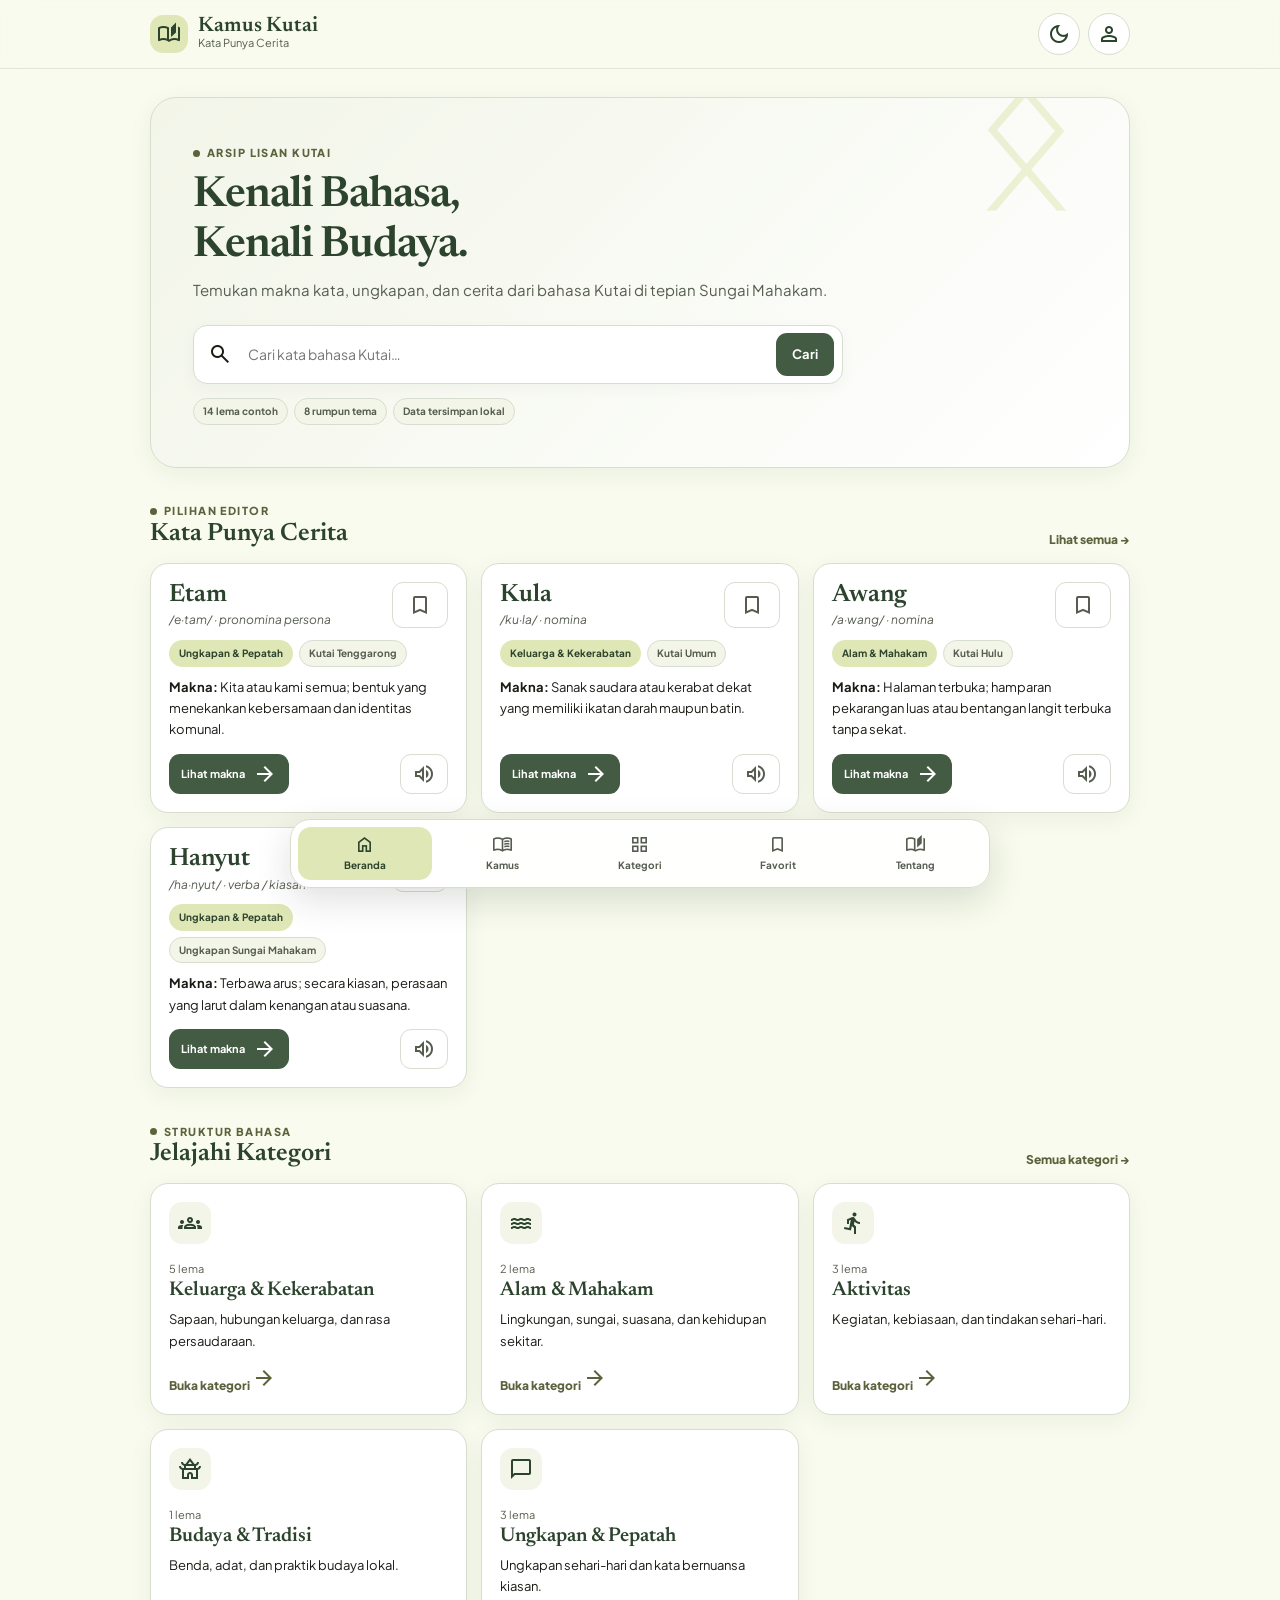
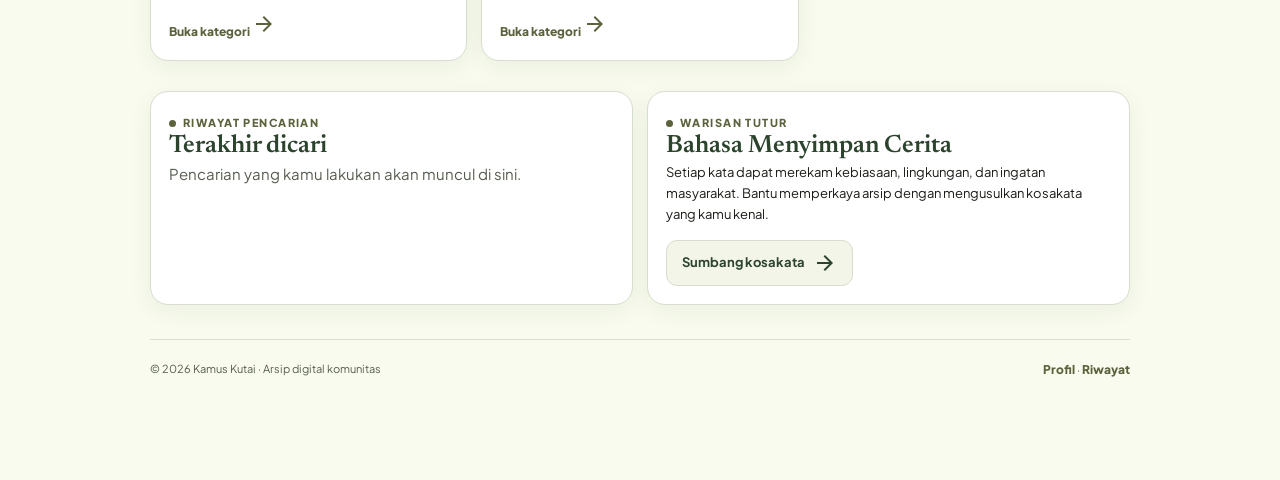
<file: ui-kamus-flutter/web_prototype/index.html>
<!doctype html>
<html lang="id" class="scroll-smooth">
<head>
  <meta charset="utf-8"><meta name="viewport" content="width=device-width, initial-scale=1">
  <meta name="description" content="Beranda Kamus Kutai untuk menjelajahi kosakata, makna, dan ungkapan.">
  <title>Kamus Kutai — Beranda</title>
  <link rel="preconnect" href="https://fonts.googleapis.com"><link rel="preconnect" href="https://fonts.gstatic.com" crossorigin>
  <link href="https://fonts.googleapis.com/css2?family=Newsreader:ital,opsz,wght@0,6..72,400..700;1,6..72,400..700&family=Plus+Jakarta+Sans:wght@400;500;600;700;800&family=Material+Symbols+Outlined:opsz,wght,FILL,GRAD@20..48,100..700,0..1,-50..200" rel="stylesheet">
  <link rel="stylesheet" href="assets/app.css"><script src="assets/app.js" defer></script>
</head>
<body data-page="home"><div id="app"><main class="shell page"><p>Memuat Kamus Kutai…</p></main></div></body>
</html>
</file>
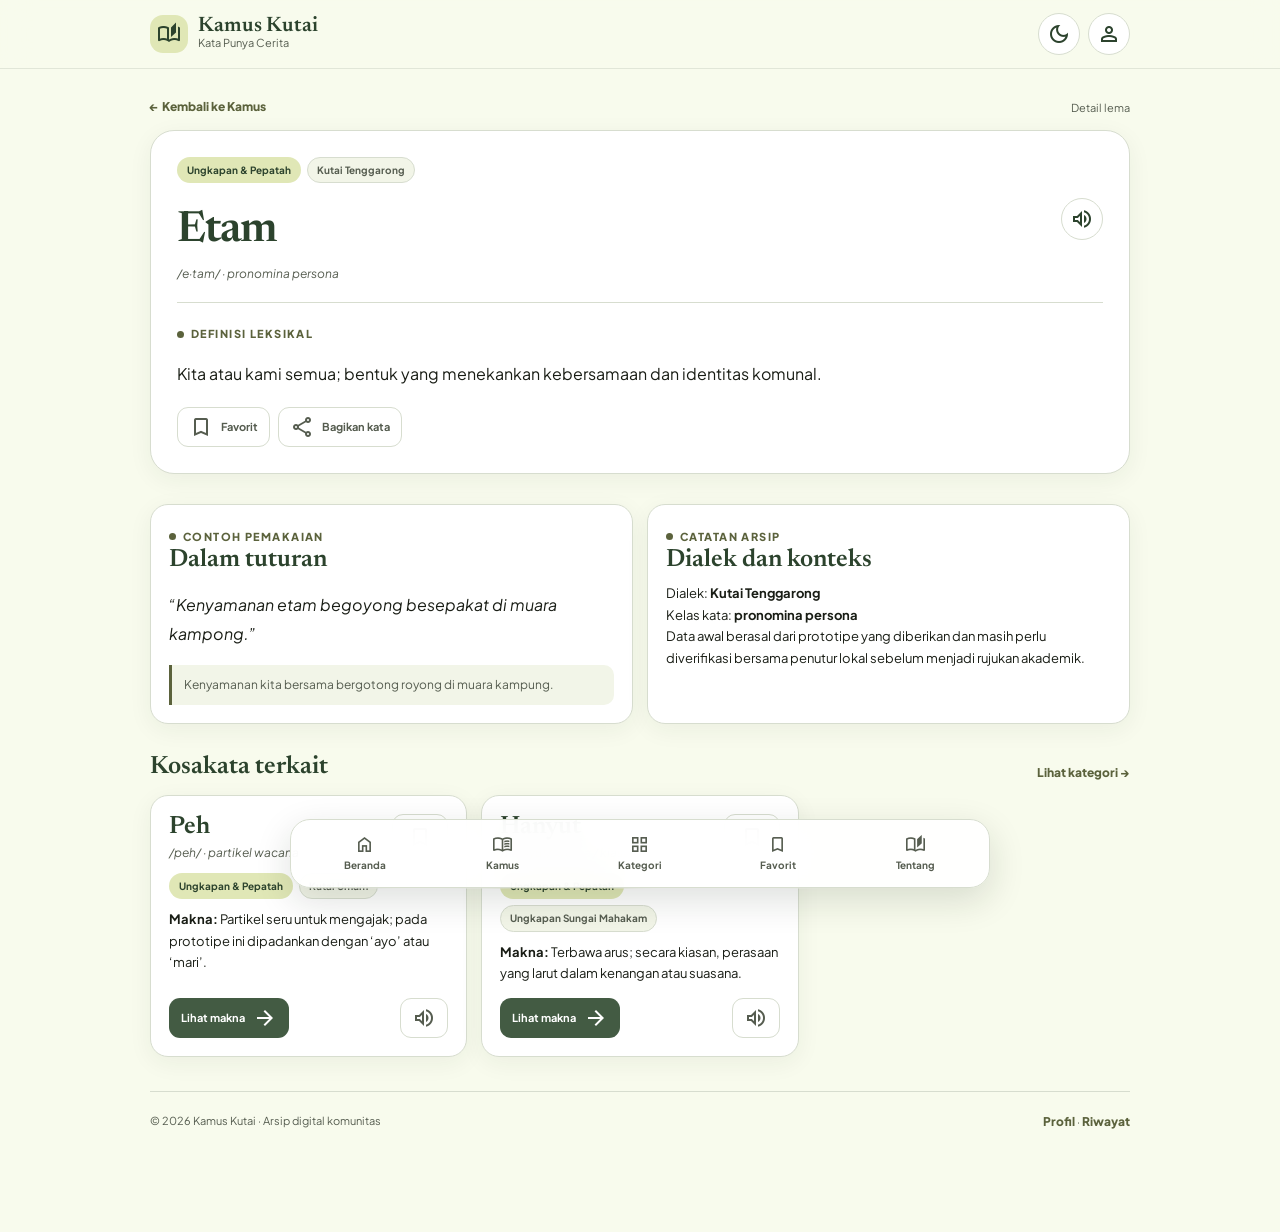
<file: ui-kamus-flutter/web_prototype/detail.html>
<!doctype html>
<html lang="id" class="scroll-smooth">
<head>
  <meta charset="utf-8"><meta name="viewport" content="width=device-width, initial-scale=1">
  <meta name="description" content="Detail makna, dialek, dan contoh penggunaan kosakata Kutai.">
  <title>Kamus Kutai — Detail Kata</title>
  <link rel="preconnect" href="https://fonts.googleapis.com"><link rel="preconnect" href="https://fonts.gstatic.com" crossorigin>
  <link href="https://fonts.googleapis.com/css2?family=Newsreader:ital,opsz,wght@0,6..72,400..700;1,6..72,400..700&family=Plus+Jakarta+Sans:wght@400;500;600;700;800&family=Material+Symbols+Outlined:opsz,wght,FILL,GRAD@20..48,100..700,0..1,-50..200" rel="stylesheet">
  <link rel="stylesheet" href="assets/app.css"><script src="assets/app.js" defer></script>
</head>
<body data-page="detail"><div id="app"><main class="shell page"><p>Memuat detail kata…</p></main></div></body>
</html>
</file>
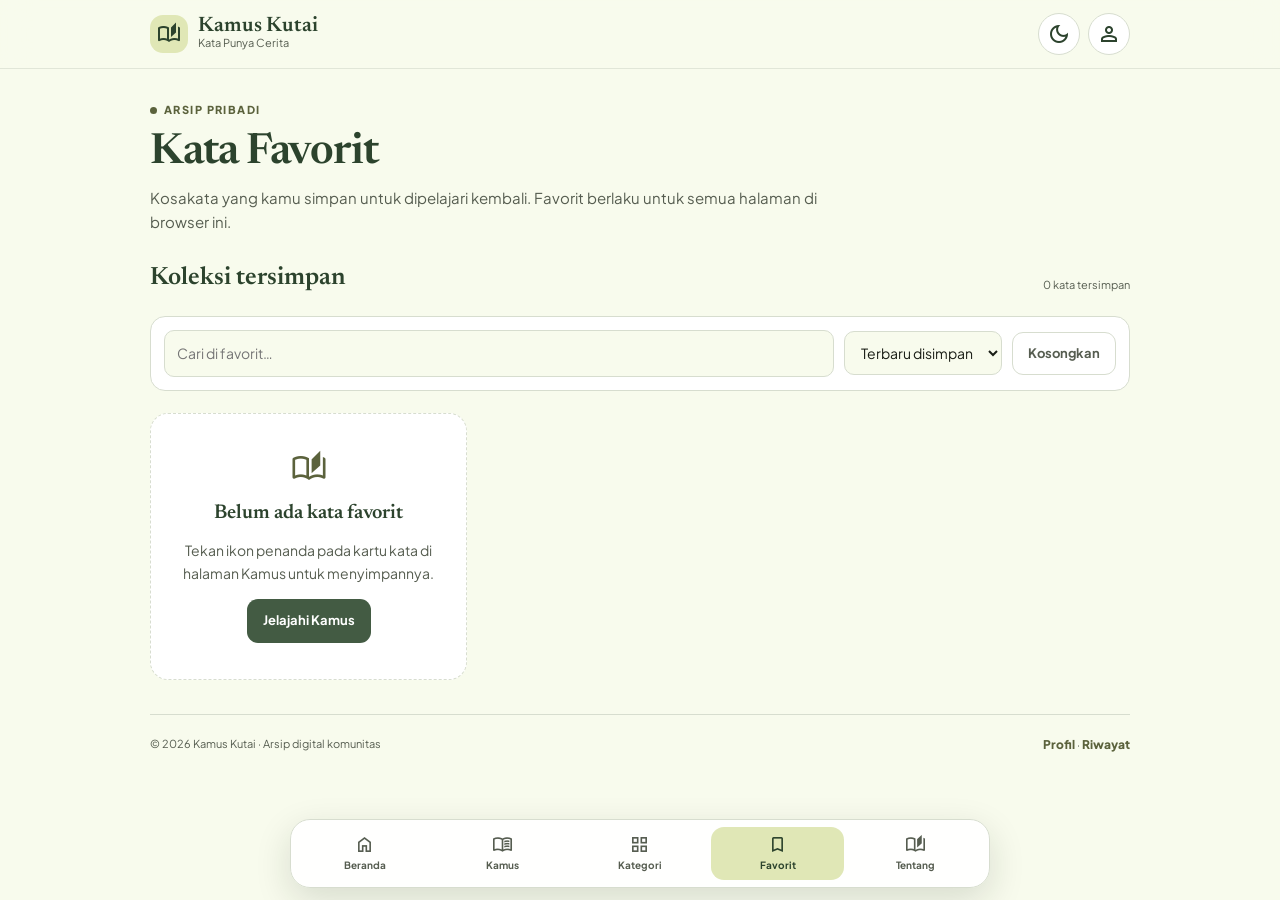
<file: ui-kamus-flutter/web_prototype/favorit.html>
<!doctype html>
<html lang="id" class="scroll-smooth">
<head>
  <meta charset="utf-8"><meta name="viewport" content="width=device-width, initial-scale=1">
  <meta name="description" content="Kosakata Kutai yang telah disimpan sebagai favorit.">
  <title>Kamus Kutai — Kata Favorit</title>
  <link rel="preconnect" href="https://fonts.googleapis.com"><link rel="preconnect" href="https://fonts.gstatic.com" crossorigin>
  <link href="https://fonts.googleapis.com/css2?family=Newsreader:ital,opsz,wght@0,6..72,400..700;1,6..72,400..700&family=Plus+Jakarta+Sans:wght@400;500;600;700;800&family=Material+Symbols+Outlined:opsz,wght,FILL,GRAD@20..48,100..700,0..1,-50..200" rel="stylesheet">
  <link rel="stylesheet" href="assets/app.css"><script src="assets/app.js" defer></script>
</head>
<body data-page="favorites"><div id="app"><main class="shell page"><p>Memuat daftar favorit…</p></main></div></body>
</html>
</file>
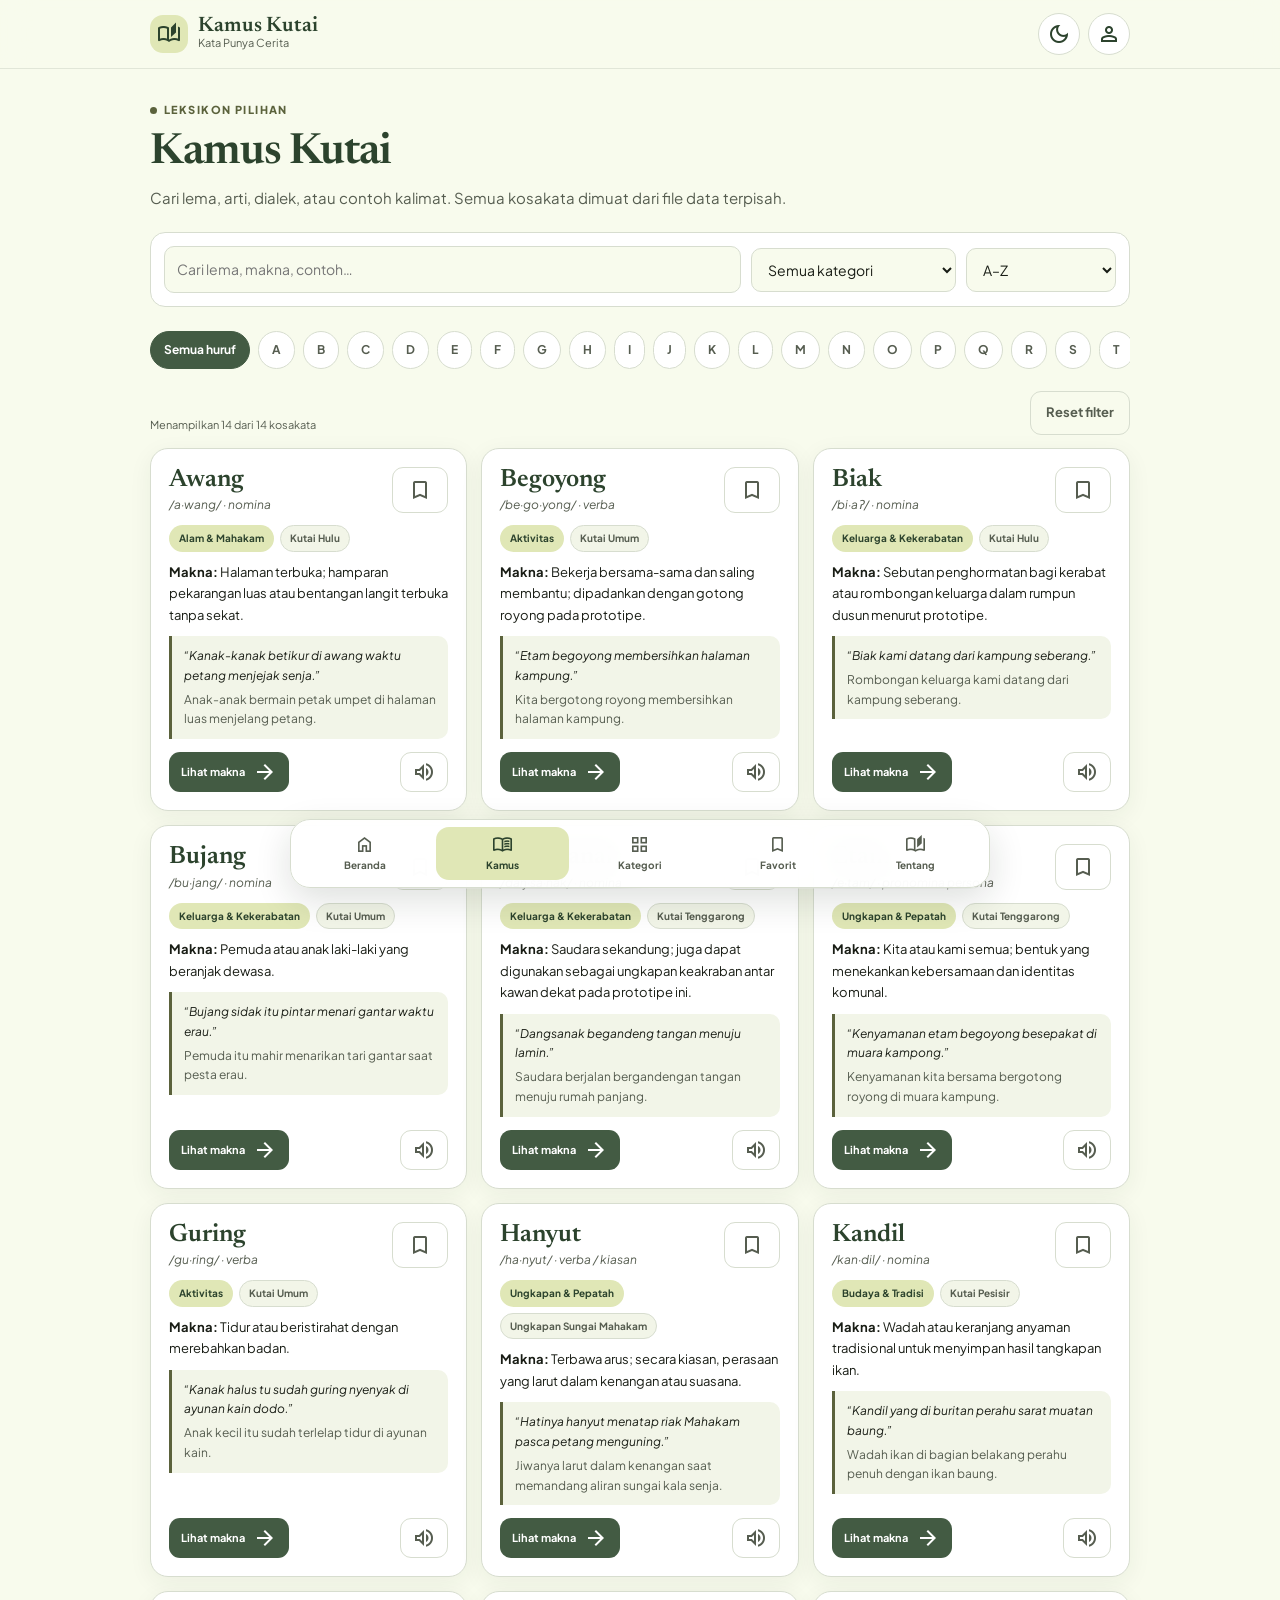
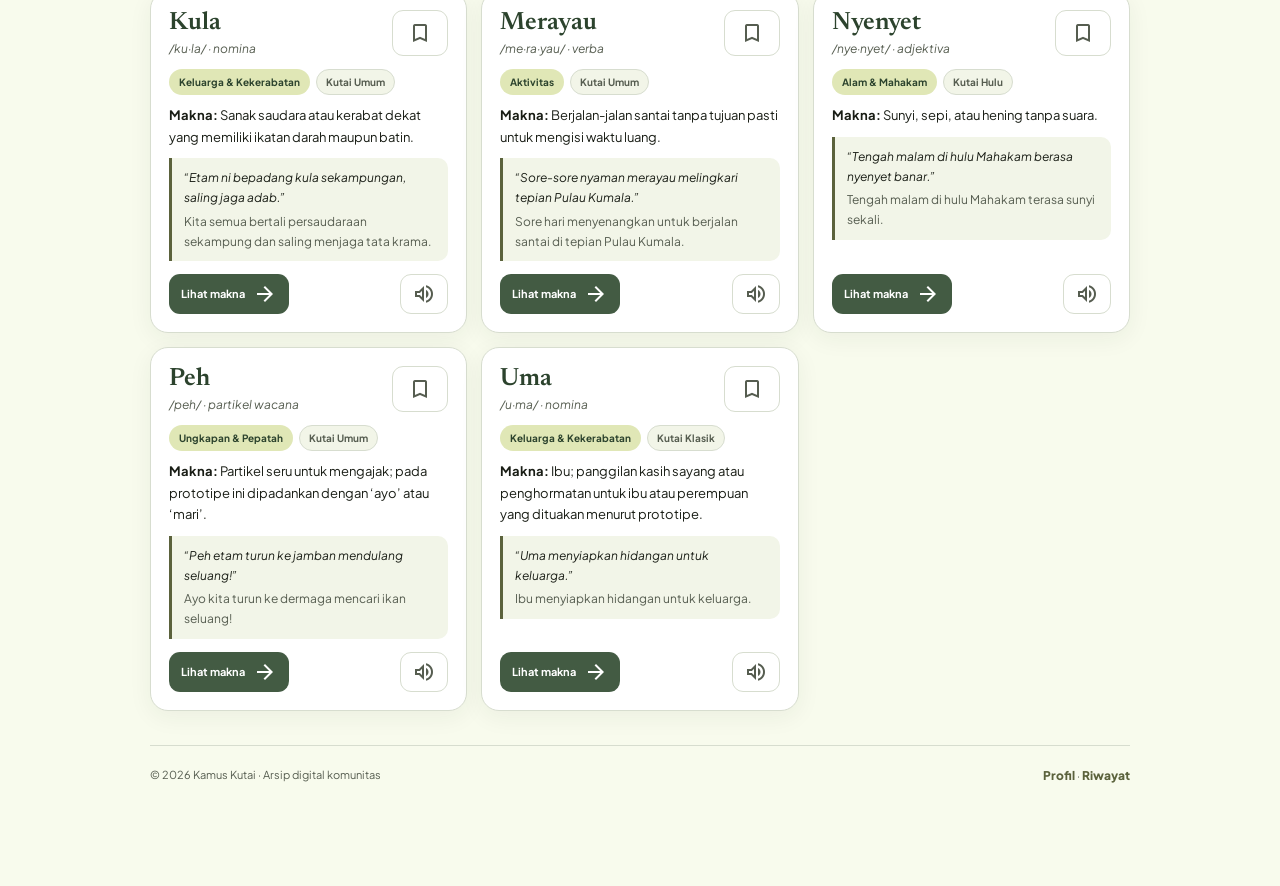
<file: ui-kamus-flutter/web_prototype/kamus.html>
<!doctype html>
<html lang="id" class="scroll-smooth">
<head>
  <meta charset="utf-8"><meta name="viewport" content="width=device-width, initial-scale=1">
  <meta name="description" content="Daftar kosakata bahasa Kutai beserta arti, kategori, dialek dan contoh penggunaannya.">
  <title>Kamus Kutai — Koleksi Kosakata</title>
  <link rel="preconnect" href="https://fonts.googleapis.com"><link rel="preconnect" href="https://fonts.gstatic.com" crossorigin>
  <link href="https://fonts.googleapis.com/css2?family=Newsreader:ital,opsz,wght@0,6..72,400..700;1,6..72,400..700&family=Plus+Jakarta+Sans:wght@400;500;600;700;800&family=Material+Symbols+Outlined:opsz,wght,FILL,GRAD@20..48,100..700,0..1,-50..200" rel="stylesheet">
  <link rel="stylesheet" href="assets/app.css"><script src="assets/app.js" defer></script>
</head>
<body data-page="dictionary"><div id="app"><main class="shell page"><p>Memuat Kamus Kutai…</p></main></div></body>
</html>
</file>
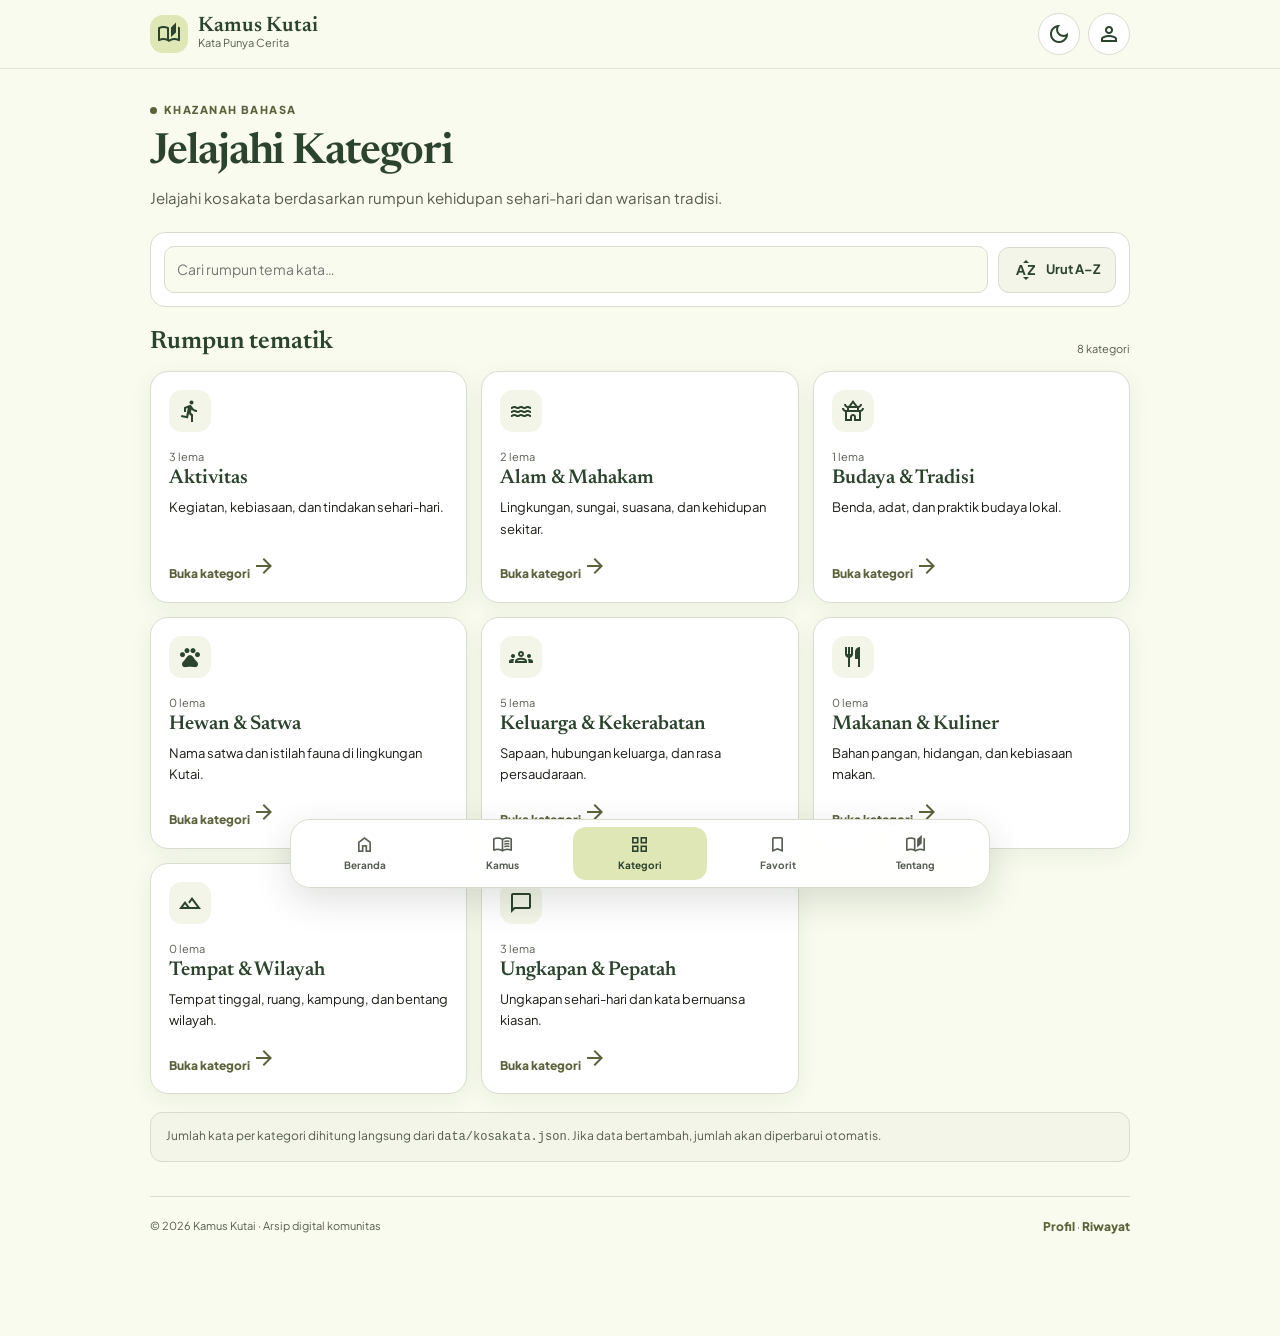
<file: ui-kamus-flutter/web_prototype/kategori.html>
<!doctype html>
<html lang="id" class="scroll-smooth">
<head>
  <meta charset="utf-8"><meta name="viewport" content="width=device-width, initial-scale=1">
  <meta name="description" content="Jelajahi kategori kosakata Kamus Kutai berdasarkan tema.">
  <title>Kamus Kutai — Kategori</title>
  <link rel="preconnect" href="https://fonts.googleapis.com"><link rel="preconnect" href="https://fonts.gstatic.com" crossorigin>
  <link href="https://fonts.googleapis.com/css2?family=Newsreader:ital,opsz,wght@0,6..72,400..700;1,6..72,400..700&family=Plus+Jakarta+Sans:wght@400;500;600;700;800&family=Material+Symbols+Outlined:opsz,wght,FILL,GRAD@20..48,100..700,0..1,-50..200" rel="stylesheet">
  <link rel="stylesheet" href="assets/app.css"><script src="assets/app.js" defer></script>
</head>
<body data-page="categories"><div id="app"><main class="shell page"><p>Memuat kategori…</p></main></div></body>
</html>
</file>
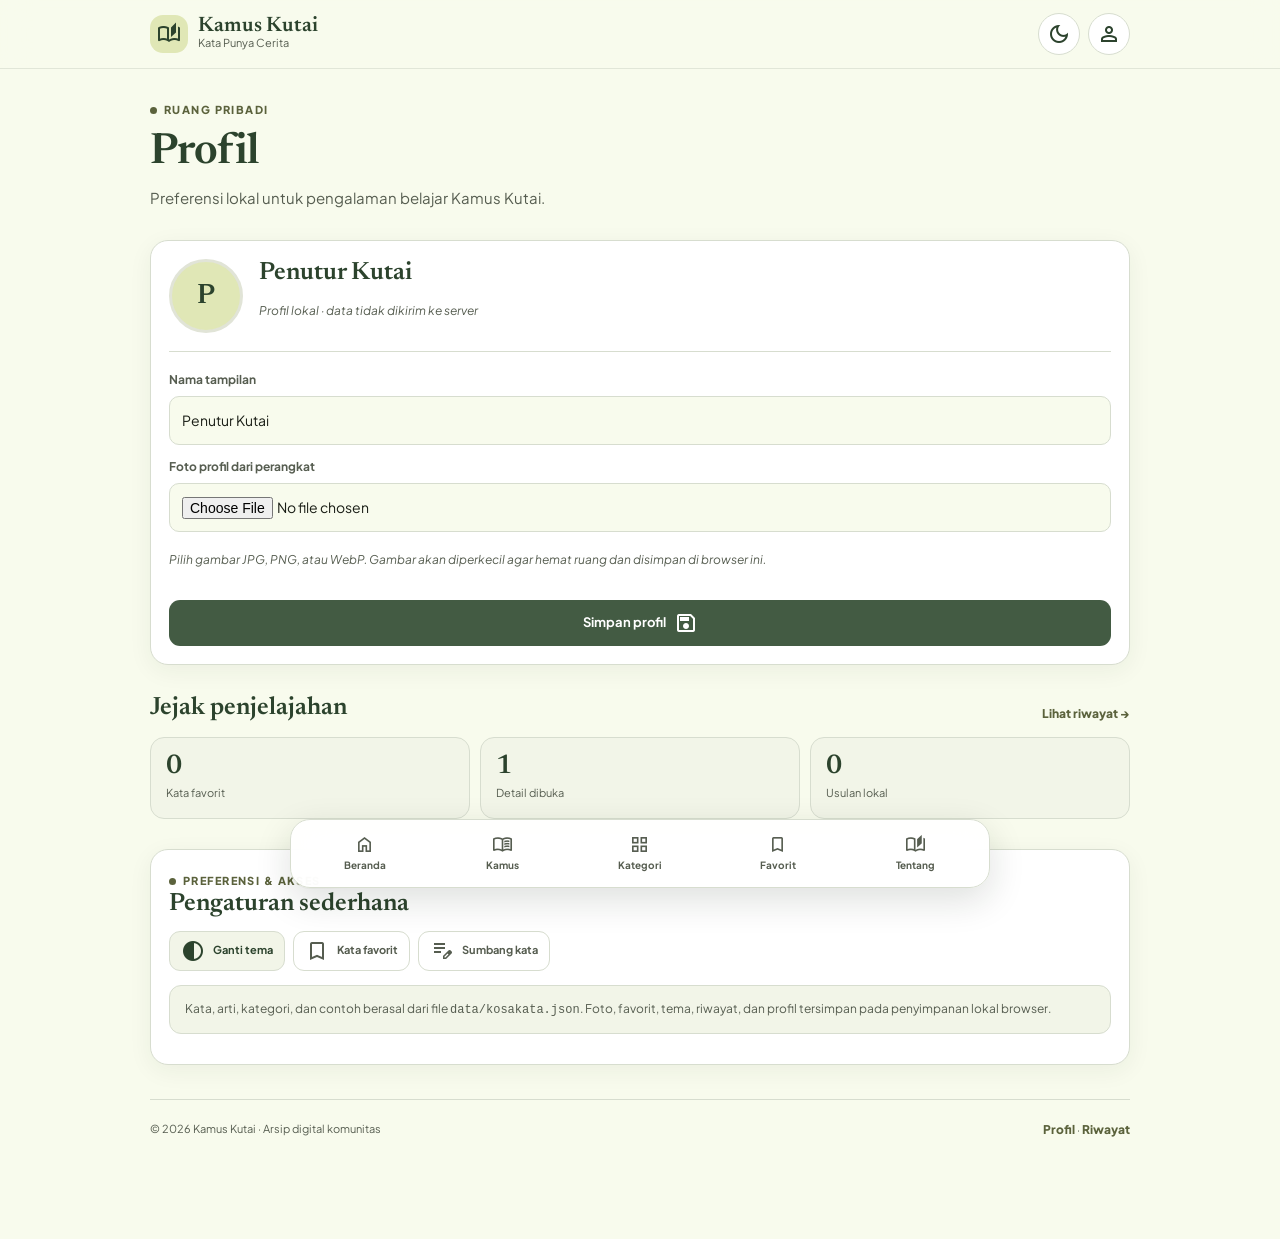
<file: ui-kamus-flutter/web_prototype/profil.html>
<!doctype html>
<html lang="id" class="scroll-smooth">
<head>
  <meta charset="utf-8"><meta name="viewport" content="width=device-width, initial-scale=1">
  <meta name="description" content="Profil dan preferensi lokal pengguna Kamus Kutai.">
  <title>Kamus Kutai — Profil</title>
  <link rel="preconnect" href="https://fonts.googleapis.com"><link rel="preconnect" href="https://fonts.gstatic.com" crossorigin>
  <link href="https://fonts.googleapis.com/css2?family=Newsreader:ital,opsz,wght@0,6..72,400..700;1,6..72,400..700&family=Plus+Jakarta+Sans:wght@400;500;600;700;800&family=Material+Symbols+Outlined:opsz,wght,FILL,GRAD@20..48,100..700,0..1,-50..200" rel="stylesheet">
  <link rel="stylesheet" href="assets/app.css"><script src="assets/app.js" defer></script>
</head>
<body data-page="profile"><div id="app"><main class="shell page"><p>Memuat profil…</p></main></div></body>
</html>
</file>
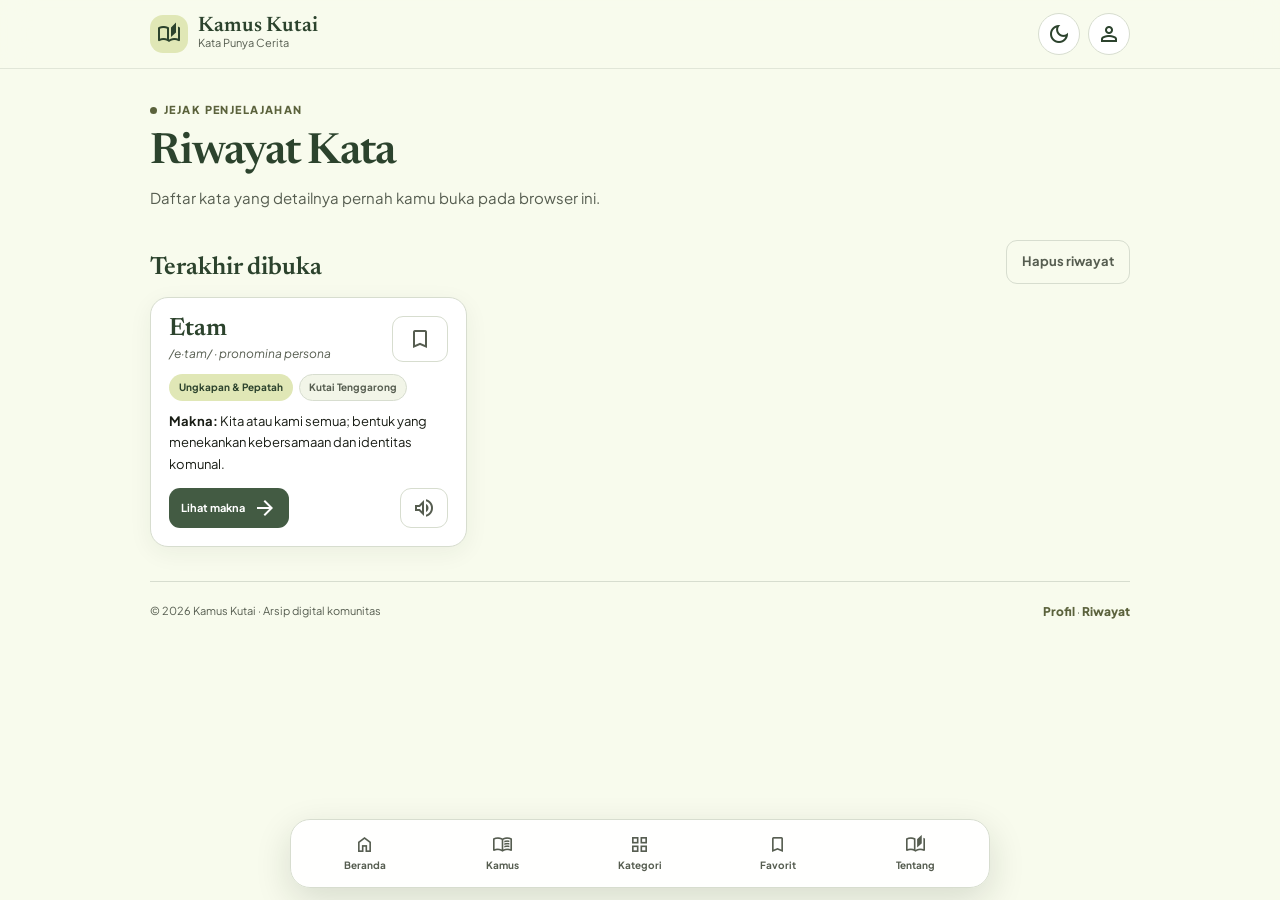
<file: ui-kamus-flutter/web_prototype/riwayat.html>
<!doctype html>
<html lang="id" class="scroll-smooth">
<head>
  <meta charset="utf-8"><meta name="viewport" content="width=device-width, initial-scale=1">
  <meta name="description" content="Riwayat kosakata yang pernah dijelajahi di browser.">
  <title>Kamus Kutai — Riwayat</title>
  <link rel="preconnect" href="https://fonts.googleapis.com"><link rel="preconnect" href="https://fonts.gstatic.com" crossorigin>
  <link href="https://fonts.googleapis.com/css2?family=Newsreader:ital,opsz,wght@0,6..72,400..700;1,6..72,400..700&family=Plus+Jakarta+Sans:wght@400;500;600;700;800&family=Material+Symbols+Outlined:opsz,wght,FILL,GRAD@20..48,100..700,0..1,-50..200" rel="stylesheet">
  <link rel="stylesheet" href="assets/app.css"><script src="assets/app.js" defer></script>
</head>
<body data-page="history"><div id="app"><main class="shell page"><p>Memuat riwayat…</p></main></div></body>
</html>
</file>
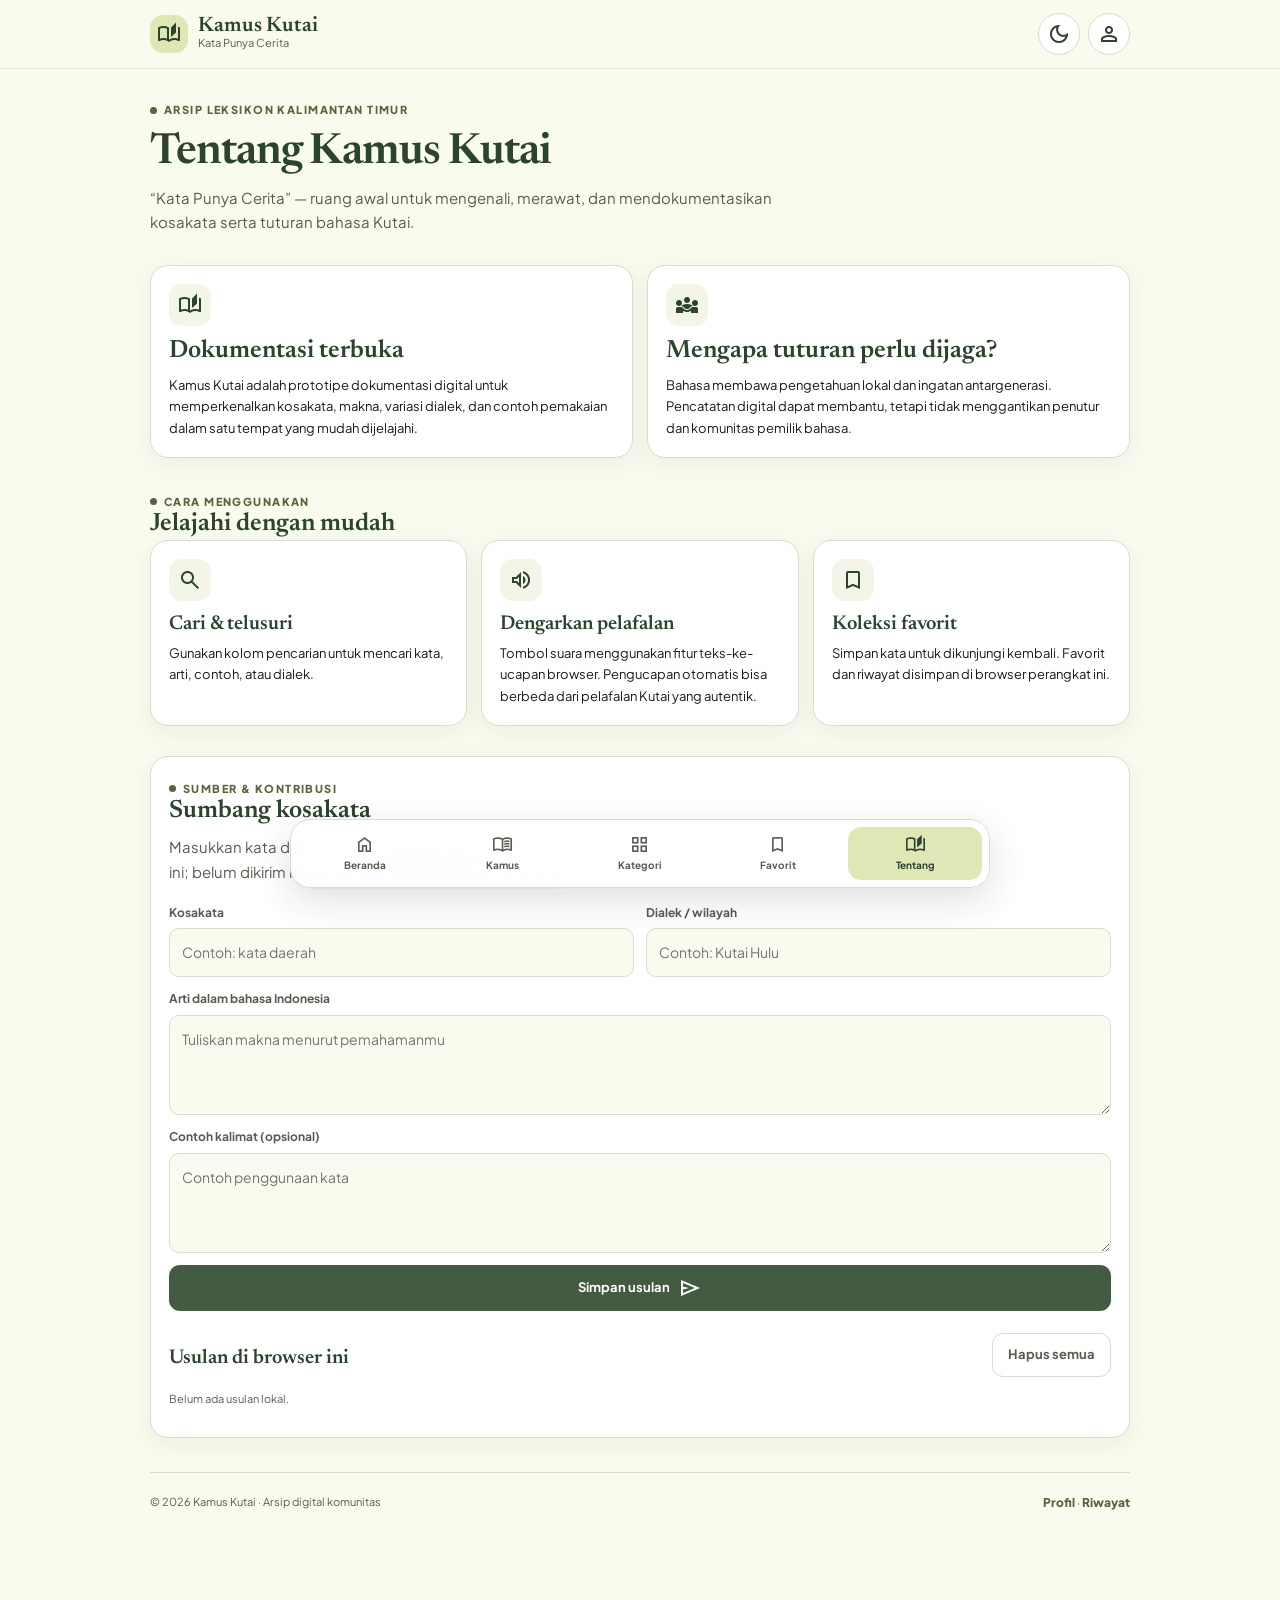
<file: ui-kamus-flutter/web_prototype/tentang.html>
<!doctype html>
<html lang="id" class="scroll-smooth">
<head>
  <meta charset="utf-8"><meta name="viewport" content="width=device-width, initial-scale=1">
  <meta name="description" content="Tentang proyek dokumentasi digital Kamus Kutai dan kontribusi kosakata.">
  <title>Kamus Kutai — Tentang</title>
  <link rel="preconnect" href="https://fonts.googleapis.com"><link rel="preconnect" href="https://fonts.gstatic.com" crossorigin>
  <link href="https://fonts.googleapis.com/css2?family=Newsreader:ital,opsz,wght@0,6..72,400..700;1,6..72,400..700&family=Plus+Jakarta+Sans:wght@400;500;600;700;800&family=Material+Symbols+Outlined:opsz,wght,FILL,GRAD@20..48,100..700,0..1,-50..200" rel="stylesheet">
  <link rel="stylesheet" href="assets/app.css"><script src="assets/app.js" defer></script>
</head>
<body data-page="about"><div id="app"><main class="shell page"><p>Memuat informasi…</p></main></div></body>
</html>
</file>
<file: ui-kamus-flutter/web_prototype/assets/app.css>
:root{color-scheme:light;--bg:#f8fbed;--surface:#fff;--surface-low:#f2f5e8;--surface-mid:#ecefe2;--surface-high:#e1e4d7;--text:#191d15;--muted:#565d50;--primary:#2c432d;--primary-strong:#435b43;--secondary:#5b623c;--secondary-bg:#e0e7b6;--border:#d7ddcf;--shadow:0 6px 24px rgba(30,45,27,.06);--radius:18px}
:root.dark{color-scheme:dark;--bg:#151a14;--surface:#20271f;--surface-low:#262f25;--surface-mid:#2d362b;--surface-high:#3a4537;--text:#eff2e5;--muted:#c0c8b8;--primary:#c7dfc1;--primary-strong:#9eba95;--secondary:#d1dda0;--secondary-bg:#3a452d;--border:#3d4939;--shadow:0 8px 30px rgba(0,0,0,.2)}
*{box-sizing:border-box}html{scroll-behavior:smooth}body{margin:0;background:var(--bg);color:var(--text);font-family:'Plus Jakarta Sans',system-ui,sans-serif;font-size:14px;line-height:1.65;min-height:100vh;padding-bottom:92px}a{color:inherit;text-decoration:none}button,input,select,textarea{font:inherit}button,a,input,select,textarea{-webkit-tap-highlight-color:transparent}button{cursor:pointer}img,svg{max-width:100%}.serif,h1,h2,h3{font-family:'Newsreader',Georgia,serif;font-weight:600;line-height:1.15;color:var(--primary)}.shell{width:min(100% - 32px,980px);margin-inline:auto}.site-header{position:sticky;top:0;z-index:30;background:color-mix(in srgb,var(--bg) 90%,transparent);backdrop-filter:blur(16px);border-bottom:1px solid color-mix(in srgb,var(--border) 70%,transparent)}.header-inner{height:68px;display:flex;align-items:center;justify-content:space-between;gap:12px}.brand{display:flex;align-items:center;gap:10px;min-width:0}.brand-mark{height:38px;width:38px;border-radius:13px;display:grid;place-items:center;background:var(--secondary-bg);color:var(--primary);flex:0 0 auto}.brand-title{font:600 21px 'Newsreader',serif;color:var(--primary);display:block;white-space:nowrap}.brand-sub{font-size:11px;color:var(--muted);display:block;margin-top:-3px}.icon-btn{height:42px;width:42px;border:1px solid var(--border);border-radius:50%;display:grid;place-items:center;background:var(--surface);color:var(--primary)}.header-actions{display:flex;gap:8px}.page{padding-top:28px}.eyebrow{display:inline-flex;align-items:center;gap:7px;color:var(--secondary);font-size:11px;font-weight:800;letter-spacing:.13em;text-transform:uppercase}.eyebrow:before{content:'';height:7px;width:7px;border-radius:50%;background:var(--secondary)}h1{font-size:clamp(30px,5vw,43px);letter-spacing:-.025em;margin:8px 0 8px}h2{font-size:25px;margin:0 0 8px}h3{font-size:20px;margin:0 0 7px}.lead{font-size:15px;color:var(--muted);max-width:680px;margin:0}.hero{position:relative;overflow:hidden;background:linear-gradient(135deg,var(--surface-low),var(--surface));padding:clamp(22px,5vw,42px);border:1px solid var(--border);border-radius:26px;box-shadow:var(--shadow)}.hero:after{content:'ᛟ';position:absolute;right:5%;top:-38px;font:180px 'Newsreader',serif;color:var(--secondary-bg);opacity:.55;pointer-events:none}.hero>*{position:relative;z-index:1}.hero-copy{max-width:650px}.searchbar{display:flex;align-items:center;gap:8px;background:var(--surface);border:1px solid var(--border);border-radius:14px;padding:7px 8px 7px 14px;max-width:650px;margin-top:22px;box-shadow:0 4px 16px rgba(25,40,22,.04)}.searchbar input{min-width:0;width:100%;border:0;outline:0;background:transparent;color:var(--text);padding:8px}.btn{display:inline-flex;align-items:center;justify-content:center;gap:8px;min-height:42px;padding:10px 15px;border:1px solid transparent;border-radius:11px;font-size:13px;font-weight:700;transition:transform .15s,background .15s}.btn:active{transform:scale(.97)}.btn-primary{background:var(--primary-strong);color:#fff}.btn-soft{background:var(--surface-low);color:var(--primary);border-color:var(--border)}.btn-quiet{background:transparent;color:var(--muted);border-color:var(--border)}.section{margin-top:30px}.section-head{display:flex;align-items:end;justify-content:space-between;gap:12px;margin-bottom:13px}.section-head p{margin:0;color:var(--muted);font-size:12px}.section-title{margin:0;font-size:25px}.link{color:var(--secondary);font-weight:800;font-size:12px;white-space:nowrap}.grid{display:grid;grid-template-columns:repeat(3,minmax(0,1fr));gap:14px}.grid.two{grid-template-columns:repeat(2,minmax(0,1fr))}.card{background:var(--surface);border:1px solid var(--border);border-radius:var(--radius);padding:18px;box-shadow:var(--shadow);min-width:0}.word-card{display:flex;flex-direction:column;gap:10px}.word-top{display:flex;justify-content:space-between;align-items:flex-start;gap:10px}.word-name{margin:0;font-size:25px}.phonetic{font-size:12px;color:var(--muted);font-style:italic}.pill-row{display:flex;flex-wrap:wrap;gap:6px}.pill{display:inline-flex;padding:4px 9px;background:var(--surface-low);border:1px solid var(--border);color:var(--muted);border-radius:999px;font-size:10px;font-weight:700}.pill.accent{background:var(--secondary-bg);color:var(--primary);border-color:transparent}.meaning{margin:0;font-size:13px;color:var(--text)}.example{border-left:3px solid var(--secondary);padding:10px 12px;background:var(--surface-low);border-radius:0 10px 10px 0;color:var(--muted);font-size:12px}.example em{display:block;color:var(--text);margin-bottom:4px}.card-actions{display:flex;align-items:center;gap:8px;margin-top:auto;padding-top:3px}.card-actions .btn{min-height:35px;padding:7px 11px;font-size:11px}.grow{flex:1}.category-card{min-height:160px;display:flex;flex-direction:column;justify-content:space-between;gap:14px}.category-icon{height:42px;width:42px;border-radius:13px;background:var(--surface-low);display:grid;place-items:center;color:var(--primary);margin-bottom:12px}.category-count{font-size:11px;color:var(--muted)}.toolbar{display:flex;align-items:center;gap:10px;flex-wrap:wrap;padding:13px;background:var(--surface);border:1px solid var(--border);border-radius:15px;margin:22px 0}.toolbar input,.toolbar select,.field{background:var(--bg);color:var(--text);border:1px solid var(--border);border-radius:10px;padding:11px 12px;outline:none;min-width:0}.toolbar input{flex:1;min-width:200px}.toolbar select{min-width:150px}.filter-row{display:flex;gap:8px;overflow:auto;padding:2px 0 10px;margin-bottom:12px}.filter-chip{white-space:nowrap;border:1px solid var(--border);background:var(--surface);color:var(--muted);padding:8px 13px;border-radius:999px;font-size:12px;font-weight:700}.filter-chip.active{background:var(--primary-strong);color:#fff;border-color:var(--primary-strong)}.notice{padding:13px 15px;background:var(--surface-low);border:1px solid var(--border);border-radius:12px;color:var(--muted);font-size:12px}.empty{padding:36px 18px;text-align:center;background:var(--surface);border:1px dashed var(--border);border-radius:var(--radius);color:var(--muted)}.empty .material-symbols-outlined{font-size:36px;color:var(--secondary)}.empty h3{margin-top:10px}.site-nav{position:fixed;z-index:40;left:50%;bottom:12px;transform:translateX(-50%);width:min(calc(100% - 24px),700px);display:grid;grid-template-columns:repeat(5,1fr);gap:4px;padding:7px;background:color-mix(in srgb,var(--surface) 94%,transparent);backdrop-filter:blur(18px);border:1px solid var(--border);border-radius:20px;box-shadow:0 12px 36px rgba(21,32,19,.14)}.nav-item{display:flex;flex-direction:column;align-items:center;justify-content:center;gap:2px;padding:7px 3px;border-radius:13px;color:var(--muted);font-size:10px;font-weight:700}.nav-item .material-symbols-outlined{font-size:21px}.nav-item.active{background:var(--secondary-bg);color:var(--primary)}.footer{margin-top:34px;padding:20px 0 8px;border-top:1px solid var(--border);font-size:11px;color:var(--muted);display:flex;justify-content:space-between;gap:12px;flex-wrap:wrap}.detail-head{padding:26px;background:var(--surface);border:1px solid var(--border);border-radius:24px;box-shadow:var(--shadow)}.detail-meaning{font-size:16px;line-height:1.8;max-width:740px}.stat-grid{display:grid;grid-template-columns:repeat(3,minmax(0,1fr));gap:10px}.stat{background:var(--surface-low);border:1px solid var(--border);border-radius:14px;padding:15px}.stat strong{display:block;font:600 27px 'Newsreader',serif;color:var(--primary)}.stat span{font-size:11px;color:var(--muted)}.form-grid{display:grid;grid-template-columns:1fr 1fr;gap:12px}.form-field{display:flex;flex-direction:column;gap:6px}.form-field label{font-size:12px;font-weight:700;color:var(--muted)}.form-field input,.form-field select,.form-field textarea{width:100%;border:1px solid var(--border);border-radius:10px;background:var(--bg);color:var(--text);padding:12px;outline:none}.form-field textarea{min-height:100px;resize:vertical}.form-field.full{grid-column:1/-1}.toast{position:fixed;z-index:60;bottom:100px;left:50%;transform:translateX(-50%);padding:11px 16px;border-radius:999px;background:var(--text);color:var(--bg);font-size:12px;box-shadow:var(--shadow);max-width:calc(100% - 30px);text-align:center}.hidden{display:none!important}.divider{height:1px;background:var(--border);margin:18px 0}.profile-top{display:flex;align-items:center;gap:16px}.avatar{height:74px;width:74px;border-radius:50%;display:grid;place-items:center;background:var(--secondary-bg);color:var(--primary);font:600 28px 'Newsreader',serif;border:3px solid var(--surface-high)}.avatar{overflow:hidden;flex:0 0 74px}.avatar-image{display:block;width:100%;height:100%;object-fit:cover;border-radius:50%}.header-profile-link{overflow:hidden;padding:0}.header-profile-image{display:block;width:100%;height:100%;border-radius:50%;object-fit:cover}
@media(max-width:740px){.grid{grid-template-columns:repeat(2,minmax(0,1fr));gap:10px}.card{padding:15px}.page{padding-top:20px}.hero{border-radius:20px}.hero:after{font-size:140px;right:-6px;top:-24px}.section{margin-top:25px}.word-name{font-size:23px}.detail-head{padding:20px}}
@media(max-width:480px){.shell{width:calc(100% - 24px)}.grid,.grid.two{grid-template-columns:1fr}.category-card{min-height:130px}.header-inner{height:62px}.brand-title{font-size:19px}.brand-mark{height:35px;width:35px}.page h1{font-size:31px}.hero{padding:21px}.hero:after{opacity:.26}.section-head{align-items:center}.toolbar{gap:8px;padding:10px}.toolbar input{flex-basis:100%;min-width:0}.toolbar select{flex:1;min-width:0}.form-grid{grid-template-columns:1fr}.form-field.full{grid-column:auto}.stat-grid{gap:7px}.stat{padding:12px}.nav-item{font-size:9px}}
</file>
